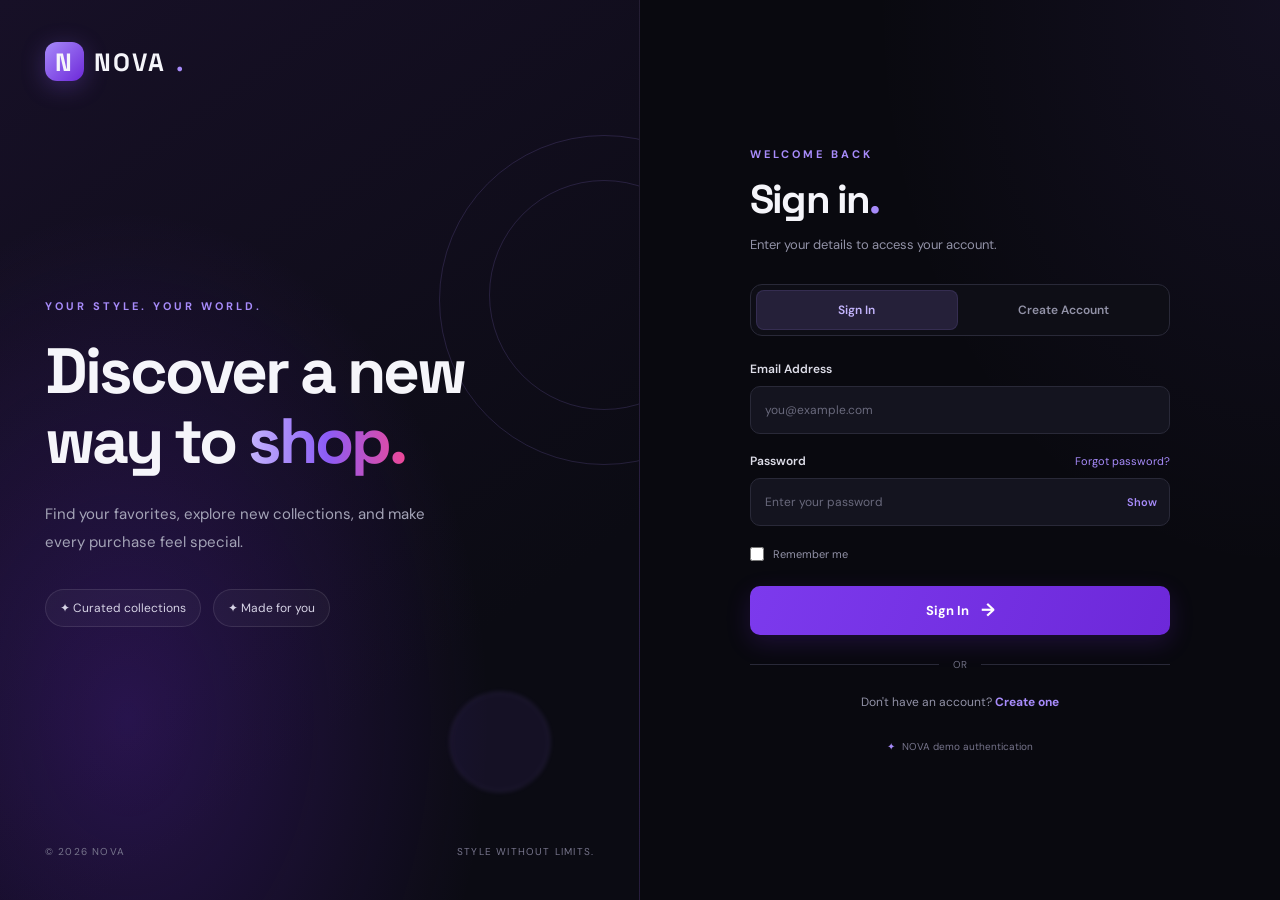
<file: auth.html>
<!DOCTYPE html>
<html lang="en">
<head>
  <meta charset="UTF-8">
  <meta name="viewport" content="width=device-width, initial-scale=1.0">

  <title>Login | NOVA</title>
  <meta name="description" content="Sign in or create your NOVA account.">

  <link rel="stylesheet" href="auth.css">
  <script src="auth.js" defer></script>
</head>

<body>
  <main class="auth-page">

    <!-- Left side: Brand section -->
    <section class="brand-panel">
      <a href="index.html" class="brand-logo">
        <span class="logo-symbol">N</span>
        NOVA<span class="logo-dot">.</span>
      </a>

      <div class="brand-content">
        <span class="eyebrow">YOUR STYLE. YOUR WORLD.</span>

        <h1>Discover a new<br>way to <span>shop.</span></h1>

        <p>
          Find your favorites, explore new collections,
          and make every purchase feel special.
        </p>

        <div class="brand-tags">
          <span>✦ Curated collections</span>
          <span>✦ Made for you</span>
        </div>
      </div>

      <div class="brand-bottom">
        <span>© 2026 NOVA</span>
        <span>STYLE WITHOUT LIMITS.</span>
      </div>

      <div class="orb orb-one"></div>
      <div class="orb orb-two"></div>
      <div class="orb orb-three"></div>
    </section>

    <!-- Right side: Authentication -->
    <section class="form-panel">
      <div class="mobile-brand">
        <a href="index.html" class="brand-logo">
          <span class="logo-symbol">N</span>
          NOVA<span class="logo-dot">.</span>
        </a>
      </div>

      <div class="auth-card">

        <div class="form-heading">
          <span class="eyebrow" id="formEyebrow">WELCOME BACK</span>
          <h2 id="formTitle">Sign in<span>.</span></h2>
          <p id="formSubtitle">
            Enter your details to access your account.
          </p>
        </div>

        <div class="auth-tabs" role="tablist">
          <button
            type="button"
            class="auth-tab active"
            id="loginTab"
            role="tab"
            aria-selected="true"
          >
            Sign In
          </button>

          <button
            type="button"
            class="auth-tab"
            id="signupTab"
            role="tab"
            aria-selected="false"
          >
            Create Account
          </button>
        </div>

        <div
          id="statusMessage"
          class="status-message"
          role="status"
          aria-live="polite"
          hidden
        ></div>

        <form id="authForm" novalidate>

          <!-- Name: only shown for signup -->
          <div class="form-group" id="nameGroup" hidden>
            <label for="fullName">Full Name</label>
            <input
              type="text"
              id="fullName"
              name="fullName"
              placeholder="Enter your full name"
              autocomplete="name"
              maxlength="80"
            >
            <small class="field-error" id="nameError"></small>
          </div>

          <div class="form-group">
            <label for="email">Email Address</label>
            <input
              type="email"
              id="email"
              name="email"
              placeholder="you@example.com"
              autocomplete="email"
              maxlength="254"
              required
            >
            <small class="field-error" id="emailError"></small>
          </div>

          <div class="form-group">
            <div class="label-row">
              <label for="password">Password</label>
              <button
                type="button"
                class="text-button"
                id="forgotPassword"
              >
                Forgot password?
              </button>
            </div>

            <div class="password-wrap">
              <input
                type="password"
                id="password"
                name="password"
                placeholder="Enter your password"
                autocomplete="current-password"
                minlength="8"
                maxlength="128"
                required
              >

              <button
                type="button"
                class="password-toggle"
                data-toggle="password"
                aria-label="Show password"
              >
                Show
              </button>
            </div>

            <small class="field-error" id="passwordError"></small>
          </div>

          <!-- Confirm password: only shown for signup -->
          <div class="form-group" id="confirmGroup" hidden>
            <label for="confirmPassword">Confirm Password</label>

            <div class="password-wrap">
              <input
                type="password"
                id="confirmPassword"
                name="confirmPassword"
                placeholder="Re-enter your password"
                autocomplete="new-password"
                maxlength="128"
              >

              <button
                type="button"
                class="password-toggle"
                data-toggle="confirmPassword"
                aria-label="Show confirm password"
              >
                Show
              </button>
            </div>

            <small class="field-error" id="confirmError"></small>
          </div>

          <div class="form-options" id="rememberRow">
            <label class="checkbox-label">
              <input type="checkbox" id="rememberMe">
              <span>Remember me</span>
            </label>
          </div>

          <label class="checkbox-label terms-row" id="termsRow" hidden>
            <input type="checkbox" id="acceptTerms">
            <span>
              I agree to the demo
              <a href="#terms" id="termsLink">Terms & Conditions</a>
            </span>
          </label>

          <small class="field-error" id="termsError"></small>

          <button type="submit" class="submit-button" id="submitButton">
            <span id="submitText">Sign In</span>
            <span class="button-arrow">→</span>
          </button>

        </form>

        <div class="divider">
          <span>OR</span>
        </div>

        <p class="switch-prompt" id="switchPrompt">
          Don't have an account?
          <button type="button" id="switchMode">Create one</button>
        </p>

        <p class="security-note">
          <span>✦</span>
          NOVA demo authentication
        </p>
      </div>

      <p class="mobile-footer">© 2026 NOVA. All rights reserved.</p>
    </section>

  </main>
</body>
</html>
</file>
<file: auth.css>
@import url('https://fonts.googleapis.com/css2?family=DM+Sans:wght@400;500;600;700&family=Space+Grotesk:wght@400;500;600;700&display=swap');

:root {
  --bg: #09090f;
  --panel: #101019;
  --input: #14141f;
  --text: #f5f5fa;
  --muted: #9292a7;
  --border: #292938;
  --purple: #8b5cf6;
  --purple-light: #a78bfa;
  --danger: #fb7185;
  --success: #4ade80;
}

* {
  box-sizing: border-box;
  margin: 0;
  padding: 0;
}

[hidden] {
  display: none !important;
}

body {
  min-height: 100vh;
  background: var(--bg);
  color: var(--text);
  font-family: 'DM Sans', sans-serif;
}

button,
input {
  font: inherit;
}

button,
a {
  -webkit-tap-highlight-color: transparent;
}

a {
  color: inherit;
  text-decoration: none;
}

button:focus-visible,
a:focus-visible,
input:focus-visible {
  outline: 2px solid var(--purple-light);
  outline-offset: 3px;
}

.auth-page {
  display: grid;
  grid-template-columns: 1fr 1fr;
  min-height: 100vh;
}

/* BRAND PANEL */

.brand-panel {
  position: relative;
  display: flex;
  flex-direction: column;
  justify-content: space-between;
  overflow: hidden;
  min-height: 100vh;
  padding: 42px 7%;
  isolation: isolate;
  background:
    radial-gradient(
      ellipse at 20% 80%,
      rgba(109, 40, 217, .28),
      transparent 50%
    ),
    linear-gradient(145deg, #171027, #0b0b13 72%);
  border-right: 1px solid rgba(255, 255, 255, .06);
}

.brand-logo {
  position: relative;
  z-index: 2;
  display: inline-flex;
  align-items: center;
  gap: 10px;
  width: fit-content;
  font-family: 'Space Grotesk', sans-serif;
  font-size: 25px;
  font-weight: 700;
  letter-spacing: 2px;
}

.logo-symbol {
  display: grid;
  place-items: center;
  width: 39px;
  height: 39px;
  border-radius: 12px;
  background: linear-gradient(135deg, #a78bfa, #6d28d9);
  box-shadow: 0 5px 25px rgba(139, 92, 246, .3);
}

.logo-dot,
.form-heading h2 span {
  color: var(--purple-light);
}

.brand-content {
  position: relative;
  z-index: 2;
  max-width: 540px;
  margin: auto 0;
  padding: 80px 0;
  animation: fadeUp .8s ease both;
}

.eyebrow {
  display: block;
  color: var(--purple-light);
  font-size: 11px;
  font-weight: 700;
  letter-spacing: 3px;
}

.brand-content h1 {
  margin: 24px 0;
  font-family: 'Space Grotesk', sans-serif;
  font-size: clamp(42px, 5vw, 70px);
  line-height: 1.08;
  letter-spacing: -3px;
}

.brand-content h1 span {
  background: linear-gradient(90deg, #c4b5fd, #8b5cf6, #ec4899);
  -webkit-background-clip: text;
  background-clip: text;
  color: transparent;
}

.brand-content p {
  max-width: 390px;
  color: #a4a4b7;
  font-size: 15px;
  line-height: 1.9;
}

.brand-tags {
  display: flex;
  flex-wrap: wrap;
  gap: 12px;
  margin-top: 32px;
}

.brand-tags span {
  padding: 10px 14px;
  border: 1px solid rgba(255, 255, 255, .1);
  border-radius: 30px;
  background: rgba(255, 255, 255, .035);
  color: #d6d3e5;
  font-size: 12px;
}

.brand-bottom {
  position: relative;
  z-index: 2;
  display: flex;
  justify-content: space-between;
  gap: 15px;
  color: #77758c;
  font-size: 10px;
  letter-spacing: 1.2px;
}

.orb {
  position: absolute;
  z-index: -1;
  border: 1px solid rgba(167, 139, 250, .16);
  border-radius: 50%;
  pointer-events: none;
  animation: floatOrb 9s ease-in-out infinite;
}

.orb-one {
  top: 15%;
  right: -130px;
  width: 330px;
  height: 330px;
}

.orb-two {
  top: 20%;
  right: -80px;
  width: 230px;
  height: 230px;
  animation-delay: -3s;
}

.orb-three {
  bottom: 12%;
  right: 14%;
  width: 100px;
  height: 100px;
  background: rgba(139, 92, 246, .08);
  filter: blur(2px);
  animation-delay: -5s;
}

@keyframes floatOrb {
  0%, 100% {
    transform: translateY(0) rotate(0deg);
  }
  50% {
    transform: translateY(-18px) rotate(8deg);
  }
}

/* FORM PANEL */

.form-panel {
  display: flex;
  flex-direction: column;
  align-items: center;
  justify-content: center;
  min-width: 0;
  padding: 45px 30px;
  background:
    radial-gradient(
      ellipse at 100% 0,
      rgba(139, 92, 246, .08),
      transparent 45%
    ),
    var(--bg);
}

.mobile-brand,
.mobile-footer {
  display: none;
}

.auth-card {
  width: 100%;
  max-width: 420px;
  animation: fadeUp .7s ease both;
}

.form-heading {
  margin-bottom: 28px;
}

.form-heading h2 {
  margin: 13px 0 9px;
  font-family: 'Space Grotesk', sans-serif;
  font-size: 40px;
  letter-spacing: -1.8px;
}

.form-heading p {
  color: var(--muted);
  font-size: 13px;
  line-height: 1.7;
}

.auth-tabs {
  display: grid;
  grid-template-columns: 1fr 1fr;
  gap: 5px;
  padding: 5px;
  margin-bottom: 25px;
  border: 1px solid var(--border);
  border-radius: 12px;
  background: #0e0e16;
}

.auth-tab {
  padding: 12px 8px;
  border: 0;
  border-radius: 8px;
  background: transparent;
  color: var(--muted);
  font-size: 12px;
  font-weight: 600;
  cursor: pointer;
  transition: background .2s, color .2s;
}

.auth-tab.active {
  background: #252039;
  color: #c4b5fd;
  box-shadow: inset 0 0 0 1px rgba(167, 139, 250, .12);
}

/* INPUTS */

.form-group {
  margin-bottom: 19px;
}

.form-group > label,
.label-row > label {
  display: block;
  margin-bottom: 9px;
  color: #dedee9;
  font-size: 12px;
  font-weight: 600;
}

.label-row {
  display: flex;
  align-items: center;
  justify-content: space-between;
  gap: 10px;
}

.text-button {
  margin-bottom: 9px;
  padding: 0;
  border: 0;
  background: transparent;
  color: var(--purple-light);
  font-size: 11px;
  cursor: pointer;
}

.form-group input {
  width: 100%;
  height: 48px;
  padding: 0 14px;
  border: 1px solid var(--border);
  border-radius: 10px;
  background: var(--input);
  color: var(--text);
  font-size: 12px;
  transition: border-color .2s, box-shadow .2s;
}

.form-group input::placeholder {
  color: #69697c;
}

.form-group input:focus {
  border-color: var(--purple);
  box-shadow: 0 0 0 3px rgba(139, 92, 246, .1);
  outline: none;
}

.password-wrap {
  position: relative;
}

.password-wrap input {
  padding-right: 65px;
}

.password-toggle {
  position: absolute;
  top: 50%;
  right: 13px;
  transform: translateY(-50%);
  border: 0;
  background: transparent;
  color: var(--purple-light);
  font-size: 11px;
  font-weight: 600;
  cursor: pointer;
}

.field-error {
  display: block;
  min-height: 0;
  margin-top: 5px;
  color: var(--danger);
  font-size: 11px;
  line-height: 1.5;
}

.field-error:empty {
  display: none;
}

.form-group input.invalid {
  border-color: var(--danger);
}

/* OPTIONS */

.form-options {
  display: flex;
  justify-content: space-between;
  margin: 0 0 22px;
}

.checkbox-label {
  display: inline-flex;
  align-items: flex-start;
  gap: 9px;
  color: var(--muted);
  font-size: 11px;
  line-height: 1.7;
  cursor: pointer;
}

.checkbox-label input {
  width: 14px;
  height: 14px;
  margin-top: 2px;
  accent-color: var(--purple);
  flex-shrink: 0;
}

.terms-row {
  margin-bottom: 5px;
}

.terms-row a {
  color: var(--purple-light);
  text-decoration: underline;
  text-underline-offset: 3px;
}

/* SUBMIT */

.submit-button {
  display: flex;
  align-items: center;
  justify-content: center;
  gap: 12px;
  width: 100%;
  min-height: 49px;
  margin-top: 5px;
  border: 0;
  border-radius: 10px;
  background: linear-gradient(110deg, #7c3aed, #6d28d9);
  color: white;
  font-size: 13px;
  font-weight: 700;
  cursor: pointer;
  box-shadow: 0 8px 25px rgba(109, 40, 217, .2);
  transition: transform .2s, box-shadow .2s, opacity .2s;
}

.submit-button:hover {
  transform: translateY(-2px);
  box-shadow: 0 12px 30px rgba(109, 40, 217, .3);
}

.submit-button:disabled {
  opacity: .65;
  cursor: wait;
  transform: none;
}

.button-arrow {
  font-size: 18px;
  transition: transform .2s;
}

.submit-button:hover .button-arrow {
  transform: translateX(4px);
}

/* MESSAGES */

.status-message {
  padding: 11px 13px;
  margin-bottom: 18px;
  border: 1px solid var(--border);
  border-radius: 9px;
  font-size: 12px;
  line-height: 1.6;
}

.status-message.success {
  border-color: rgba(74, 222, 128, .25);
  background: rgba(74, 222, 128, .07);
  color: var(--success);
}

.status-message.error {
  border-color: rgba(251, 113, 133, .25);
  background: rgba(251, 113, 133, .07);
  color: #fda4af;
}

.divider {
  display: flex;
  align-items: center;
  gap: 14px;
  margin: 23px 0;
  color: #6e6e82;
  font-size: 10px;
}

.divider::before,
.divider::after {
  content: "";
  flex: 1;
  height: 1px;
  background: var(--border);
}

.switch-prompt {
  text-align: center;
  color: var(--muted);
  font-size: 12px;
}

.switch-prompt button {
  border: 0;
  background: transparent;
  color: var(--purple-light);
  font-size: 12px;
  font-weight: 700;
  cursor: pointer;
}

.security-note {
  display: flex;
  justify-content: center;
  align-items: center;
  gap: 7px;
  margin-top: 30px;
  color: #77758c;
  font-size: 10px;
}

.security-note span {
  color: var(--purple-light);
}

/* ANIMATION */

@keyframes fadeUp {
  from {
    opacity: 0;
    transform: translateY(14px);
  }
  to {
    opacity: 1;
    transform: translateY(0);
  }
}

/* RESPONSIVE */

@media (max-width: 900px) {
  .auth-page {
    grid-template-columns: .8fr 1fr;
  }

  .brand-panel {
    padding: 35px 8%;
  }

  .brand-content h1 {
    font-size: 47px;
  }

  .form-panel {
    padding: 35px 25px;
  }
}

@media (max-width: 650px) {
  .auth-page {
    display: block;
  }

  .brand-panel {
    display: none;
  }

  .form-panel {
    min-height: 100vh;
    min-height: 100dvh;
    justify-content: flex-start;
    padding: 24px 22px 20px;
  }

  .mobile-brand {
    display: block;
    width: 100%;
    max-width: 420px;
    margin: 0 auto 45px;
  }

  .mobile-brand .brand-logo {
    font-size: 22px;
  }

  .mobile-brand .logo-symbol {
    width: 35px;
    height: 35px;
  }

  .auth-card {
    margin: auto 0;
  }

  .form-heading h2 {
    font-size: 36px;
  }

  .mobile-footer {
    display: block;
    margin-top: 35px;
    color: #77758c;
    font-size: 10px;
    text-align: center;
  }
}

@media (max-width: 360px) {
  .form-panel {
    padding-right: 16px;
    padding-left: 16px;
  }

  .form-heading h2 {
    font-size: 32px;
  }
}

@media (prefers-reduced-motion: reduce) {
  *,
  *::before,
  *::after {
    animation-duration: .01ms !important;
    animation-iteration-count: 1 !important;
    scroll-behavior: auto !important;
    transition-duration: .01ms !important;
  }
}
</file>
